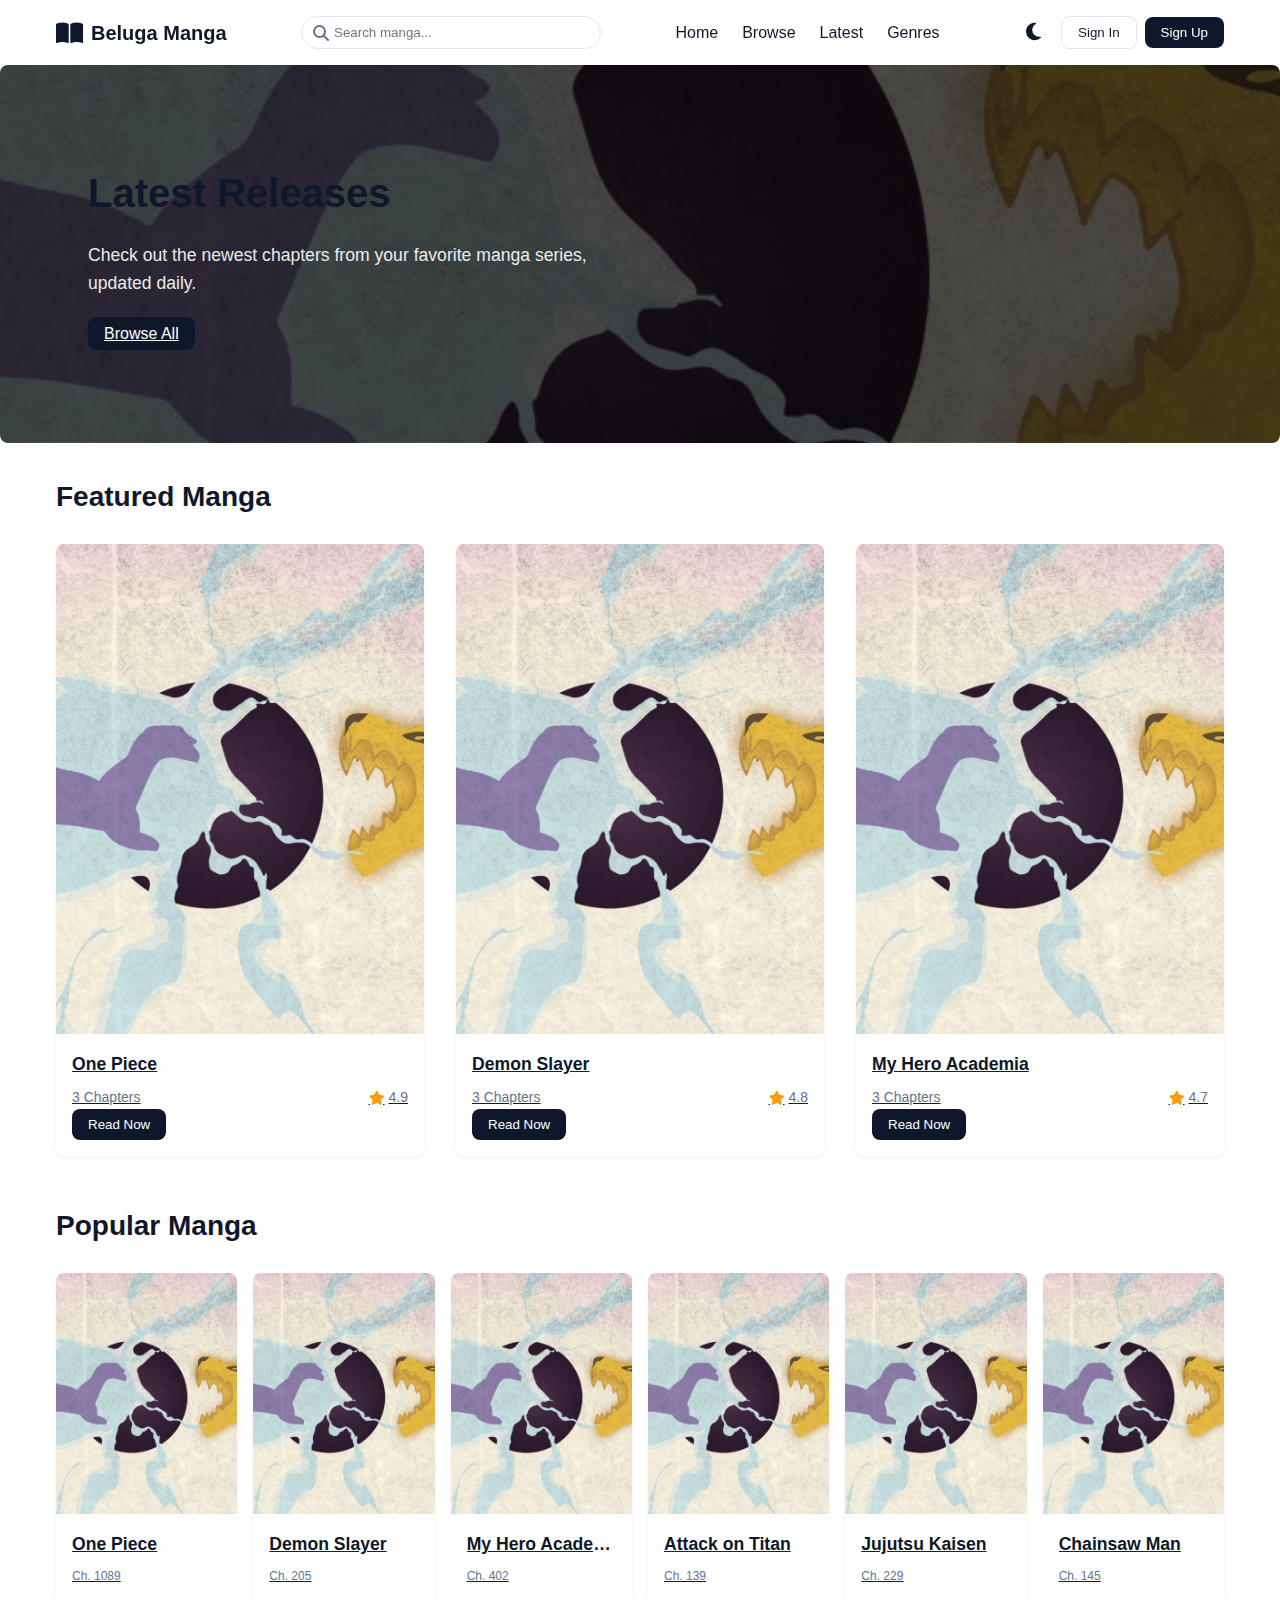
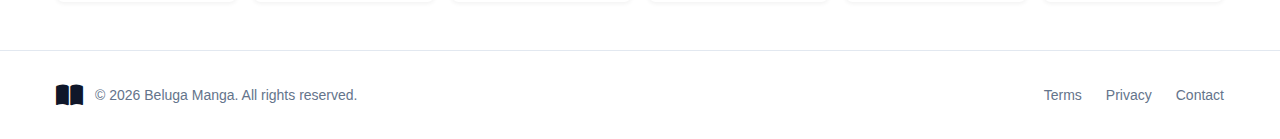
<file: index.html>
<!-- index.html -->
<!DOCTYPE html>
<html lang="en">
<head>
    <meta charset="UTF-8">
    <meta name="viewport" content="width=device-width, initial-scale=1.0">
    <title>Beluga Manga - Read Manga Online</title>
    <link rel="icon" href="img/favicon.png" type="image/png">
    <link rel="icon" href="img/favicon.ico" sizes="32x32">
    <link rel="icon" href="img/favicon.svg" type="image/svg+xml">
    <link rel="apple-touch-icon" href="img/apple-touch-icon.png"><!-- 180×180 -->
    <link rel="stylesheet" href="css/style.css">
    <link rel="stylesheet" href="https://cdnjs.cloudflare.com/ajax/libs/font-awesome/6.4.0/css/all.min.css">
</head>
<body>
    <header>
        <div class="container">
            <div class="navbar">
                <div class="logo">
                    <a href="index.html">
                        <i class="fas fa-book-open"></i>
                        <span>Beluga Manga</span>
                    </a>
                </div>
                <div class="search-bar">
                    <i class="fas fa-search"></i>
                    <input type="search" placeholder="Search manga...">
                </div>
                <nav>
                    <ul class="nav-links">
                        <li><a href="index.html" class="active">Home</a></li>
                        <li><a href="browse.html">Browse</a></li>
                        <li><a href="#">Latest</a></li>
                        <li><a href="#">Genres</a></li>
                    </ul>
                </nav>
                <div class="actions">
                    <button class="theme-toggle" id="theme-toggle">
                        <i class="fas fa-moon"></i>
                    </button>
                    <button class="btn-outline">Sign In</button>
                    <button class="btn-primary">Sign Up</button>
                    <button class="mobile-menu-toggle" id="mobile-menu-toggle">
                        <i class="fas fa-bars"></i>
                    </button>
                </div>
            </div>
        </div>
    </header>

    <div class="mobile-menu" id="mobile-menu">
        <nav>
            <ul>
                <li><a href="index.html">Home</a></li>
                <li><a href="browse.html">Browse</a></li>
                <li><a href="#">Latest</a></li>
                <li><a href="#">Genres</a></li>
            </ul>
            <div class="mobile-actions">
                <button class="btn-outline">Sign In</button>
                <button class="btn-primary">Sign Up</button>
            </div>
        </nav>
    </div>

    <main>
        <section class="hero">
            <div class="container">
                <div class="hero-content">
                    <h2>Latest Releases</h2>
                    <p>Check out the newest chapters from your favorite manga series, updated daily.</p>
                    <a href="browse.html" class="btn-primary">Browse All</a>
                </div>
            </div>
        </section>

        <section class="featured-manga">
            <div class="container">
                <h2>Featured Manga</h2>
                <div class="manga-grid" id="featured-manga-grid">
                    <!-- Featured manga will be injected here via JavaScript -->
                </div>
            </div>
        </section>

        <section class="popular-manga">
            <div class="container">
                <h2>Popular Manga</h2>
                <div class="manga-list" id="popular-manga-list">
                    <!-- Popular manga will be injected here via JavaScript -->
                </div>
            </div>
        </section>
    </main>

    <footer>
        <div class="container">
            <div class="footer-content">
                <div class="footer-logo">
                    <i class="fas fa-book-open"></i>
                    <p>&copy; <span id="current-year"></span> Beluga Manga. All rights reserved.</p>
                </div>
                <div class="footer-links">
                    <a href="#">Terms</a>
                    <a href="#">Privacy</a>
                    <a href="#">Contact</a>
                </div>
            </div>
        </div>
    </footer>

    <script src="js/manga-data.js"></script>
    <script src="js/theme.js"></script>
    <script src="js/main.js"></script>
</body>
</html>
</file>
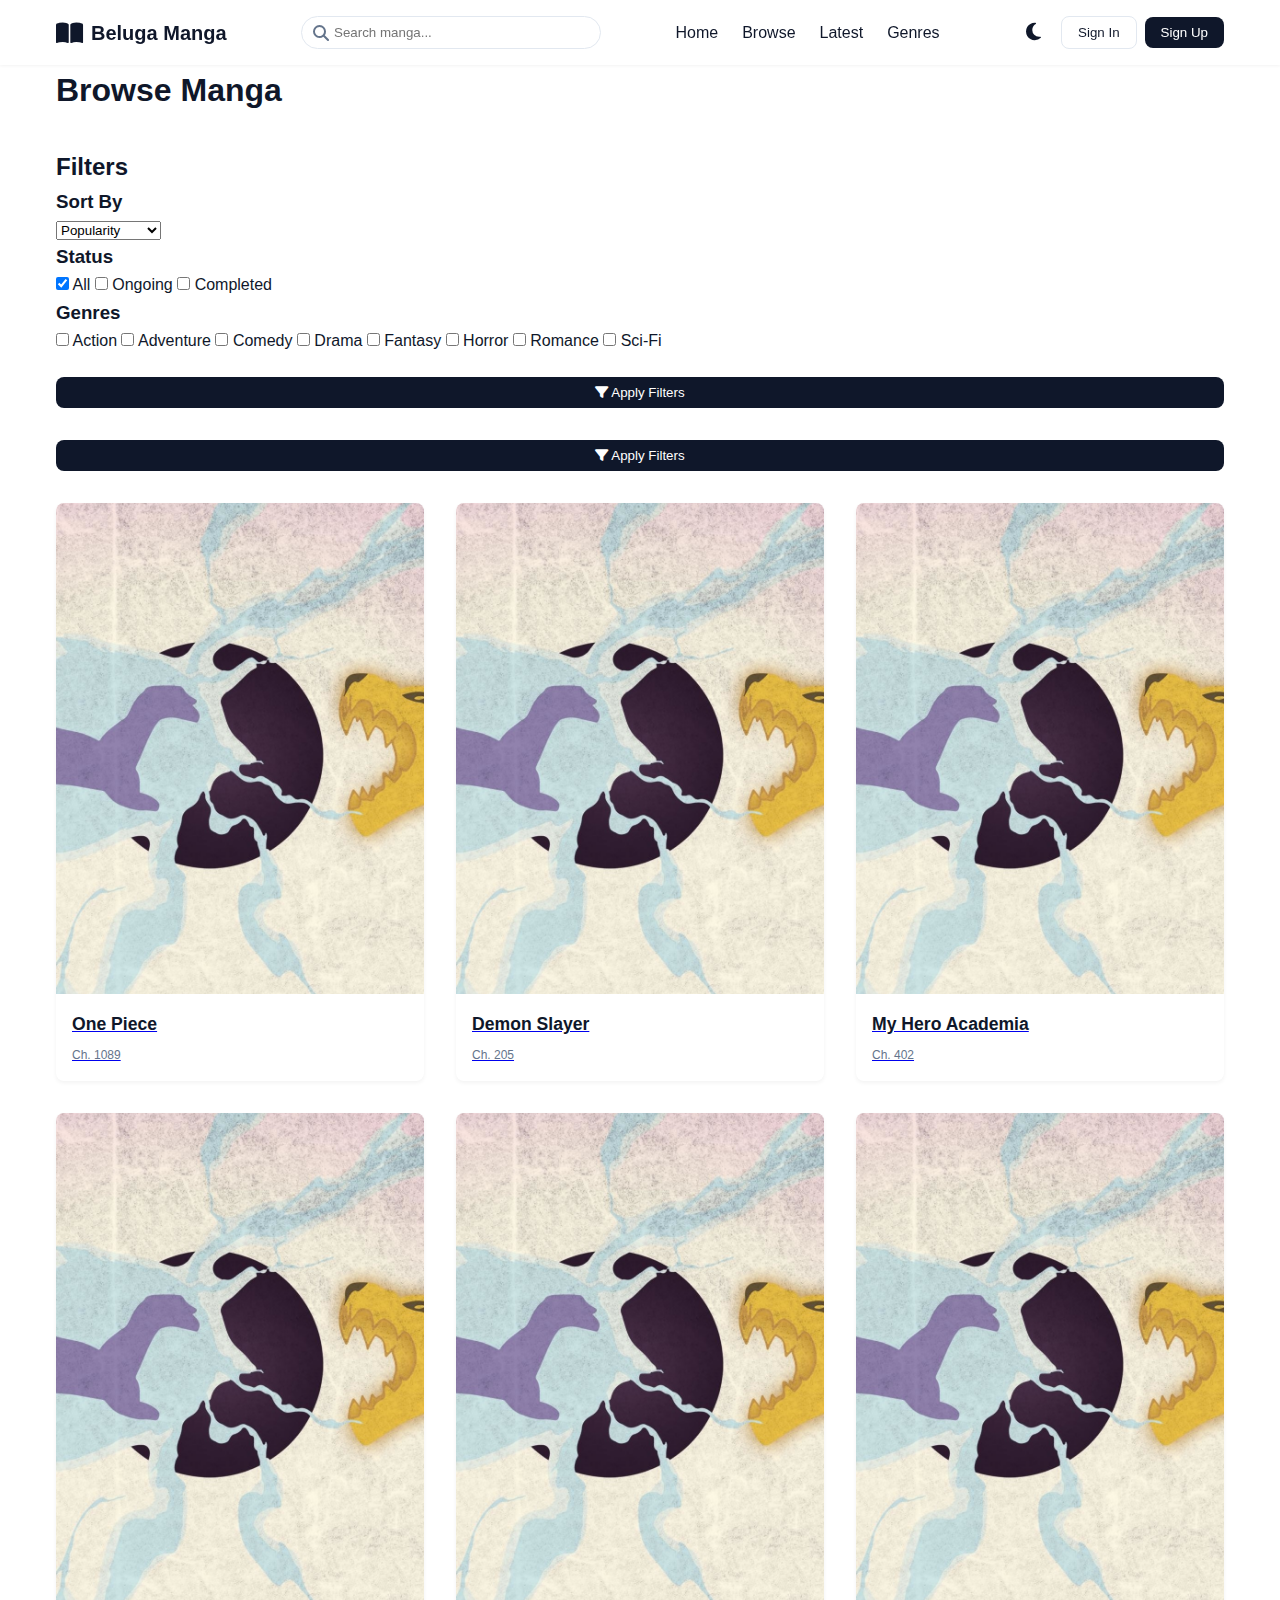
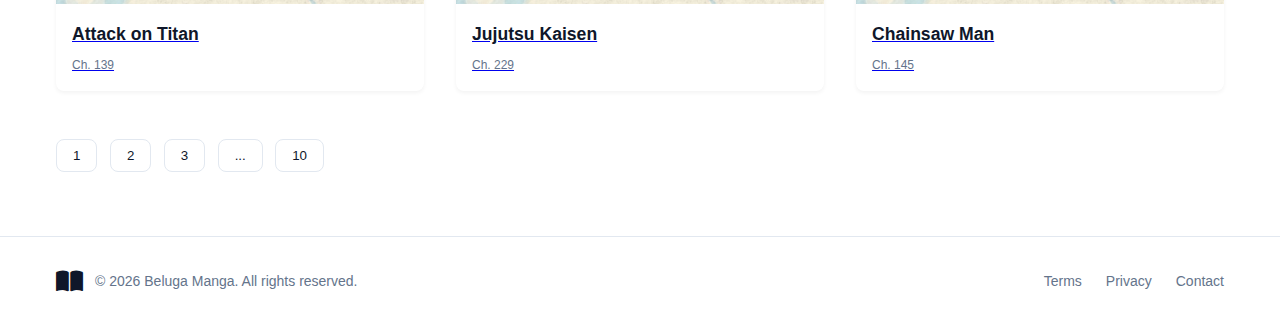
<file: browse.html>
<!-- browse.html -->
<!DOCTYPE html>
<html lang="en">
<head>
    <meta charset="UTF-8">
    <meta name="viewport" content="width=device-width, initial-scale=1.0">
    <title>Browse Manga - Beluga Manga</title>
    <link rel="icon" href="img/favicon.png" type="image/png">
    <link rel="icon" href="img/favicon.ico" sizes="32x32">
    <link rel="icon" href="img/favicon.svg" type="image/svg+xml">
    <link rel="apple-touch-icon" href="img/apple-touch-icon.png"><!-- 180×180 -->
    <link rel="stylesheet" href="css/style.css">
    <link rel="stylesheet" href="https://cdnjs.cloudflare.com/ajax/libs/font-awesome/6.4.0/css/all.min.css">
</head>
<body>
    <header>
        <div class="container">
            <div class="navbar">
                <div class="logo">
                    <a href="index.html">
                        <i class="fas fa-book-open"></i>
                        <span>Beluga Manga</span>
                    </a>
                </div>
                <div class="search-bar">
                    <i class="fas fa-search"></i>
                    <input type="search" placeholder="Search manga...">
                </div>
                <nav>
                    <ul class="nav-links">
                        <li><a href="index.html">Home</a></li>
                        <li><a href="browse.html" class="active">Browse</a></li>
                        <li><a href="#">Latest</a></li>
                        <li><a href="#">Genres</a></li>
                    </ul>
                </nav>
                <div class="actions">
                    <button class="theme-toggle" id="theme-toggle">
                        <i class="fas fa-moon"></i>
                    </button>
                    <button class="btn-outline">Sign In</button>
                    <button class="btn-primary">Sign Up</button>
                    <button class="mobile-menu-toggle" id="mobile-menu-toggle">
                        <i class="fas fa-bars"></i>
                    </button>
                </div>
            </div>
        </div>
    </header>

    <div class="mobile-menu" id="mobile-menu">
        <nav>
            <ul>
                <li><a href="index.html">Home</a></li>
                <li><a href="browse.html">Browse</a></li>
                <li><a href="#">Latest</a></li>
                <li><a href="#">Genres</a></li>
            </ul>
            <div class="mobile-actions">
                <button class="btn-outline">Sign In</button>
                <button class="btn-primary">Sign Up</button>
            </div>
        </nav>
    </div>

    <main>
        <div class="container">
            <div class="browse-container">
                <h1 class="browse-title">Browse Manga</h1>
                
                <div class="browse-layout">
                    <div class="browse-sidebar">
                         <div class="filter-card filter-controls">
                            <h2>Filters</h2>
                            
                            <div class="filter-section">
                                <h3>Sort By</h3>
                                <select class="filter-select">
                                    <option value="popularity">Popularity</option>
                                    <option value="latest">Latest Update</option>
                                    <option value="rating">Rating</option>
                                    <option value="alphabetical">A-Z</option>
                                </select>
                            </div>
                            
                            <div class="filter-section">
                                <h3>Status</h3>
                                <div class="filter-checkboxes">
                                    <label class="filter-checkbox">
                                        <input type="checkbox" checked> All
                                    </label>
                                    <label class="filter-checkbox">
                                        <input type="checkbox"> Ongoing
                                    </label>
                                    <label class="filter-checkbox">
                                        <input type="checkbox"> Completed
                                    </label>
                                </div>
                            </div>
                            
                            <div class="filter-section">
                                <h3>Genres</h3>
                                <div class="filter-checkboxes genres-grid">
                                    <label class="filter-checkbox">
                                        <input type="checkbox"> Action
                                    </label>
                                    <label class="filter-checkbox">
                                        <input type="checkbox"> Adventure
                                    </label>
                                    <label class="filter-checkbox">
                                        <input type="checkbox"> Comedy
                                    </label>
                                    <label class="filter-checkbox">
                                        <input type="checkbox"> Drama
                                    </label>
                                    <label class="filter-checkbox">
                                        <input type="checkbox"> Fantasy
                                    </label>
                                    <label class="filter-checkbox">
                                        <input type="checkbox"> Horror
                                    </label>
                                    <label class="filter-checkbox">
                                        <input type="checkbox"> Romance
                                    </label>
                                    <label class="filter-checkbox">
                                        <input type="checkbox"> Sci-Fi
                                    </label>
                                </div>
                            </div>

                            <div class="filter-button">
                                <button class="btn-primary btn-block filter-apply-btn">
                                    <i class="fas fa-filter"></i> Apply Filters
                                </button>
                            </div>

                            <button class="btn-primary btn-block filter-apply-btn">
                                <i class="fas fa-filter"></i> Apply Filters
                            </button>
                        </div>
                    </div>
                    
                    <div class="browse-content">
                        <div class="manga-grid browse-grid" id="browse-manga-list">
                            <!-- Manga cards will be loaded here -->
                        </div>
                        
                        <div class="pagination-container">
                            <div class="pagination">
                                <button class="btn-outline pagination-btn active">1</button>
                                <button class="btn-outline pagination-btn">2</button>
                                <button class="btn-outline pagination-btn">3</button>
                                <button class="btn-outline pagination-btn">...</button>
                                <button class="btn-outline pagination-btn">10</button>
                            </div>
                        </div>
                    </div>
                </div>
            </div>
        </div>
    </main>

    <footer>
        <div class="container">
            <div class="footer-content">
                <div class="footer-logo">
                    <i class="fas fa-book-open"></i>
                    <p>&copy; <span id="current-year"></span> Beluga Manga. All rights reserved.</p>
                </div>
                <div class="footer-links">
                    <a href="#">Terms</a>
                    <a href="#">Privacy</a>
                    <a href="#">Contact</a>
                </div>
            </div>
        </div>
    </footer>

    <script src="js/manga-data.js"></script>
    <script src="js/theme.js"></script>
    <script src="js/main.js"></script>
</body>
</html>
</file>
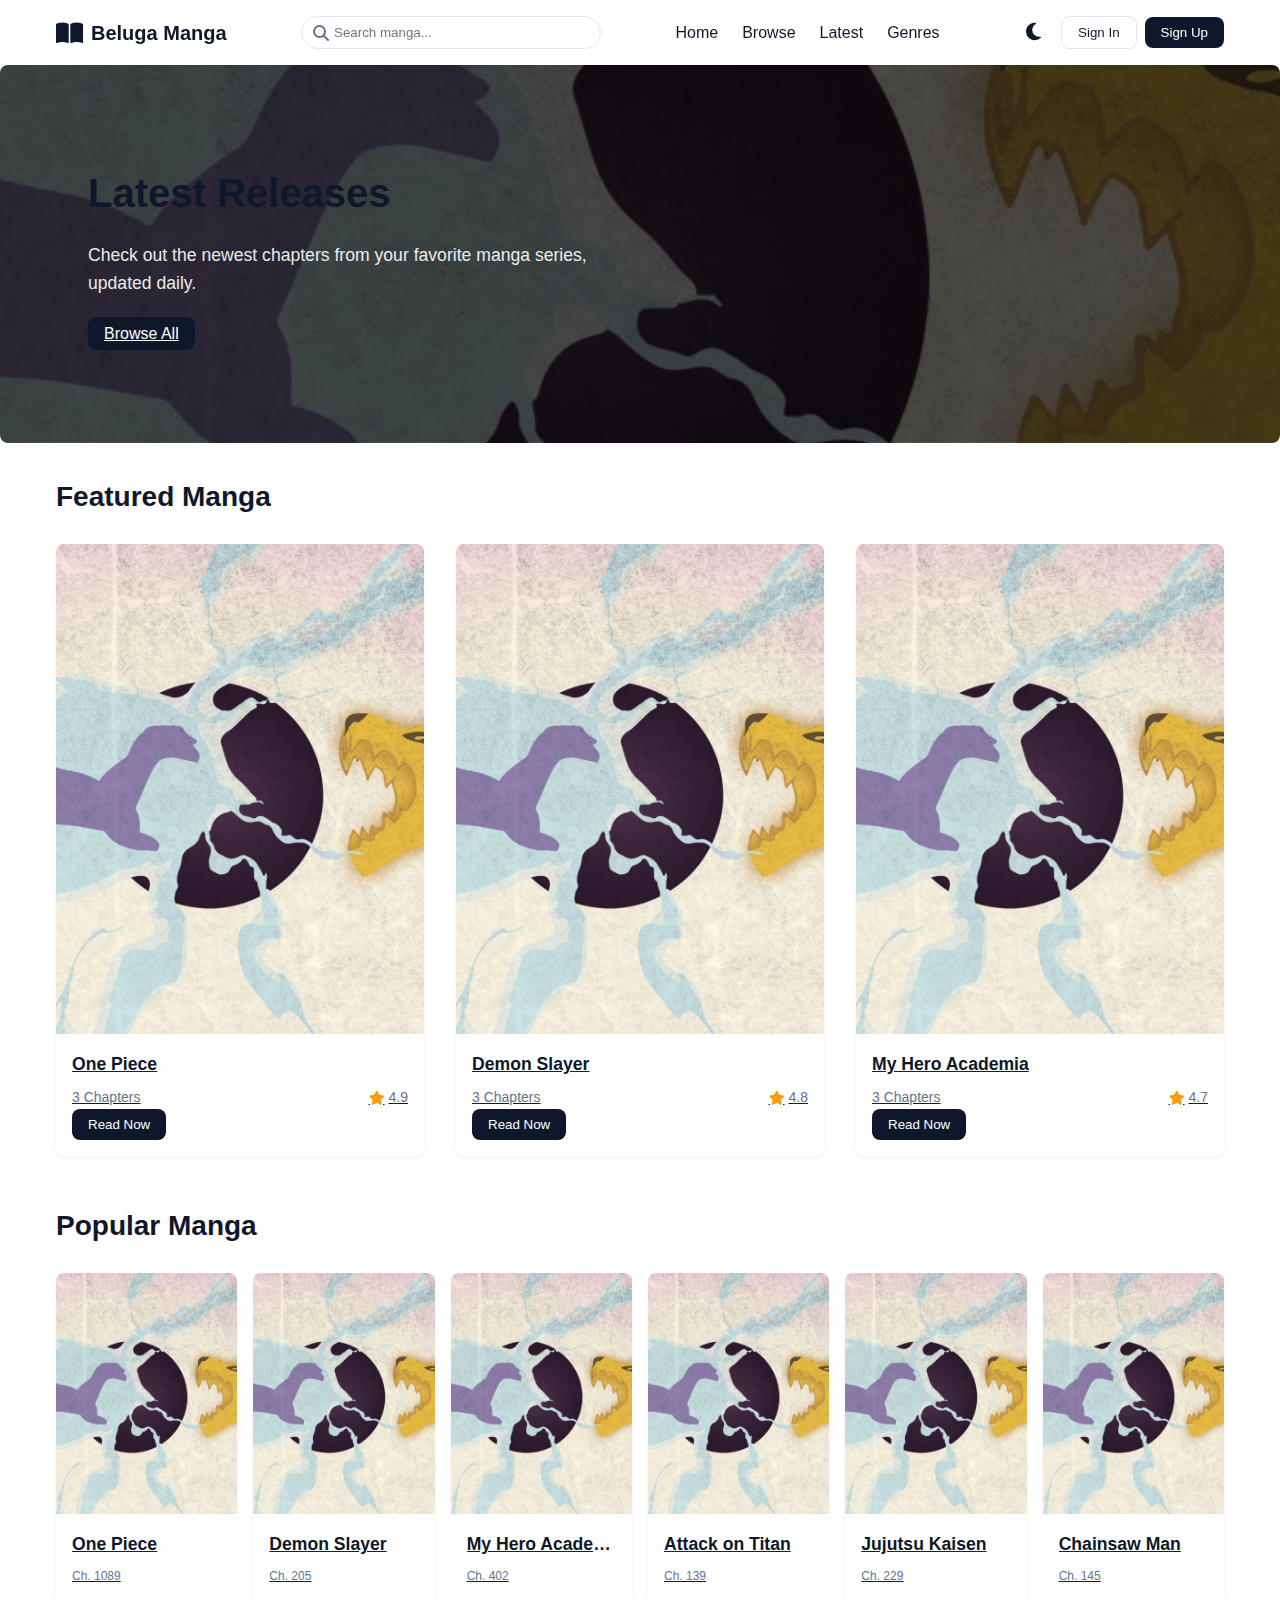
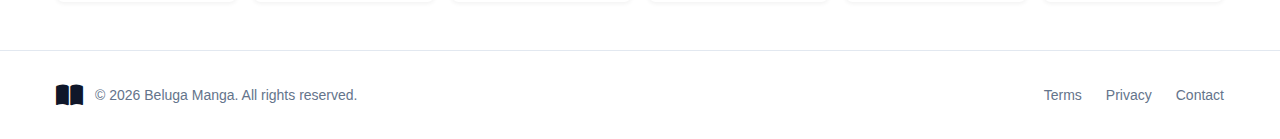
<file: manga.html>
<!-- manga.html -->
<!DOCTYPE html>
<html lang="en">
<head>
    <meta charset="UTF-8">
    <meta name="viewport" Beluga Manga="width=device-width, initial-scale=1.0">
    <title>Manga Detail - Beluga Manga</title>
    <link rel="icon" href="img/favicon.png" type="image/png">
    <link rel="icon" href="img/favicon.ico" sizes="32x32">
    <link rel="icon" href="img/favicon.svg" type="image/svg+xml">
    <link rel="apple-touch-icon" href="img/apple-touch-icon.png"><!-- 180×180 -->
    <link rel="stylesheet" href="css/style.css">
    <link rel="stylesheet" href="https://cdnjs.cloudflare.com/ajax/libs/font-awesome/6.4.0/css/all.min.css">
</head>
<body>
    <header>
        <div class="container">
            <div class="navbar">
                <div class="logo">
                    <a href="index.html">
                        <i class="fas fa-book-open"></i>
                        <span>Beluga Manga</span>
                    </a>
                </div>
                <div class="search-bar">
                    <i class="fas fa-search"></i>
                    <input type="search" placeholder="Search manga...">
                </div>
                <nav>
                    <ul class="nav-links">
                        <li><a href="index.html">Home</a></li>
                        <li><a href="browse.html">Browse</a></li>
                        <li><a href="#">Latest</a></li>
                        <li><a href="#">Genres</a></li>
                    </ul>
                </nav>
                <div class="actions">
                    <button class="theme-toggle" id="theme-toggle">
                        <i class="fas fa-moon"></i>
                    </button>
                    <button class="btn-outline">Sign In</button>
                    <button class="btn-primary">Sign Up</button>
                    <button class="mobile-menu-toggle" id="mobile-menu-toggle">
                        <i class="fas fa-bars"></i>
                    </button>
                </div>
            </div>
        </div>
    </header>

    <div class="mobile-menu" id="mobile-menu">
        <nav>
            <ul>
                <li><a href="index.html">Home</a></li>
                <li><a href="browse.html">Browse</a></li>
                <li><a href="#">Latest</a></li>
                <li><a href="#">Genres</a></li>
            </ul>
            <div class="mobile-actions">
                <button class="btn-outline">Sign In</button>
                <button class="btn-primary">Sign Up</button>
            </div>
        </nav>
    </div>

    <main>
        <div class="container">
            <div class="manga-detail-container" id="manga-detail-container">
                <div class="manga-detail-grid">
                    <div class="manga-sidebar">
                        <div class="manga-cover-container">
                            <img id="manga-cover" src="img/placeholder.jpg" alt="Manga Cover">
                        </div>
                        <div class="manga-actions">
                            <a id="read-first-chapter" href="#" class="btn-primary btn-block">
                                <i class="fas fa-book-open"></i> Read First Chapter
                            </a>
                            <button class="btn-outline btn-block">
                                <i class="fas fa-heart"></i> Add to Favorites
                            </button>
                        </div>
                    </div>
                    
                    <div class="manga-content">
                        <h1 id="manga-title" class="manga-detail-title">Manga Title</h1>
                        
                        <div class="manga-genres" id="manga-genres">
                            <!-- Genres will be added here -->
                        </div>
                        
                        <div class="manga-stats-grid">
                            <div class="manga-stat">
                                <span class="stat-label">Status</span>
                                <span id="manga-status" class="stat-value">Ongoing</span>
                            </div>
                            <div class="manga-stat">
                                <span class="stat-label">Author</span>
                                <span id="manga-author" class="stat-value">Author Name</span>
                            </div>
                            <div class="manga-stat">
                                <span class="stat-label">Year</span>
                                <span id="manga-year" class="stat-value">2023</span>
                            </div>
                        </div>
                        
                        <div class="manga-ratings">
                            <div class="rating-item">
                                <i class="fas fa-star"></i>
                                <span id="manga-rating">4.9</span>
                            </div>
                            <div class="rating-item">
                                <i class="fas fa-eye"></i>
                                <span id="manga-views">10.2M</span>
                            </div>
                            <div class="rating-item">
                                <i class="fas fa-heart"></i>
                                <span id="manga-followers">5.3M</span>
                            </div>
                        </div>
                        
                        <div class="manga-description-container">
                            <h2>Synopsis</h2>
                            <p id="manga-description" class="manga-description">
                                Loading manga description...
                            </p>
                        </div>
                        
                        <div class="manga-chapters-container">
                            <h2>Chapters</h2>
                            <div id="manga-chapters" class="manga-chapters">
                                <!-- Chapters will be added here -->
                            </div>
                        </div>
                    </div>
                </div>
            </div>
        </div>
    </main>

    <footer>
        <div class="container">
            <div class="footer-content">
                <div class="footer-logo">
                    <i class="fas fa-book-open"></i>
                    <p>&copy; <span id="current-year"></span> Beluga Manga. All rights reserved.</p>
                </div>
                <div class="footer-links">
                    <a href="#">Terms</a>
                    <a href="#">Privacy</a>
                    <a href="#">Contact</a>
                </div>
            </div>
        </div>
    </footer>

    <script src="js/manga-data.js"></script>
    <script src="js/theme.js"></script>
    <script src="js/main.js"></script>
</body>
</html>
</file>
<file: css/style.css>
/* css/style.css */
:root {
  --background: #ffffff;
  --text: #0f172a;
  --text-muted: #64748b;
  --primary: #0f172a;
  --primary-hover: #1e293b;
  --primary-foreground: #ffffff;
  --secondary: #f1f5f9;
  --secondary-hover: #e2e8f0;
  --secondary-foreground: #1e293b;
  --card: #ffffff;
  --card-foreground: #0f172a;
  --muted: #f1f5f9;
  --border: #e2e8f0;
  --accent: #f1f5f9;
  --accent-foreground: #1e293b;
  --shadow: rgba(0, 0, 0, 0.05);
  --radius: 0.5rem;
  --transition: 0.3s ease;
}

.dark-theme {
  --background: #0f172a;
  --text: #f8fafc;
  --text-muted: #94a3b8;
  --primary: #e2e8f0;
  --primary-hover: #f1f5f9;
  --primary-foreground: #0f172a;
  --secondary: #1e293b;
  --secondary-hover: #334155;
  --secondary-foreground: #f8fafc;
  --card: #1e293b;
  --card-foreground: #f8fafc;
  --muted: #1e293b;
  --border: #334155;
  --accent: #334155;
  --accent-foreground: #f8fafc;
  --shadow: rgba(0, 0, 0, 0.3);
}

* {
  margin: 0;
  padding: 0;
  box-sizing: border-box;
}

body {
  font-family: -apple-system, BlinkMacSystemFont, "Segoe UI", Roboto, Helvetica, Arial, sans-serif;
  background-color: var(--background);
  color: var(--text);
  line-height: 1.6;
  transition: background-color var(--transition), color var(--transition);
}

.container {
  width: 100%;
  max-width: 1200px;
  margin: 0 auto;
  padding: 0 1rem;
}

/* Header and Navigation */
header {
  background-color: var(--background);
  box-shadow: 0 1px 3px var(--shadow);
  position: sticky;
  top: 0;
  z-index: 100;
  transition: background-color var(--transition);
}

.navbar {
  display: flex;
  align-items: center;
  justify-content: space-between;
  padding: 1rem 0;
  flex-wrap: wrap;
}

.logo a {
  display: flex;
  align-items: center;
  color: var(--text);
  text-decoration: none;
  font-weight: bold;
  font-size: 1.25rem;
}

.logo i {
  margin-right: 0.5rem;
  font-size: 1.5rem;
}

.search-bar {
  position: relative;
  max-width: 300px;
  flex-grow: 1;
  margin: 0 1rem;
}

.search-bar input {
  width: 100%;
  padding: 0.5rem 0.5rem 0.5rem 2rem;
  border-radius: 9999px;
  border: 1px solid var(--border);
  background-color: var(--background);
  color: var(--text);
  outline: none;
  transition: border-color var(--transition);
}

.search-bar i {
  position: absolute;
  left: 0.75rem;
  top: 50%;
  transform: translateY(-50%);
  color: var(--text-muted);
  pointer-events: none;
}

.search-bar input:focus {
  border-color: var(--primary);
}

.nav-links {
  display: flex;
  list-style: none;
}

.nav-links li {
  margin-right: 1.5rem;
}

.nav-links a {
  color: var(--text);
  text-decoration: none;
  font-weight: 500;
  transition: color var(--transition);
  padding: 0.5rem 0;
}

.nav-links a:hover,
.nav-links a.active {
  color: var(--primary);
}

.actions {
  display: flex;
  align-items: center;
}

.theme-toggle {
  background: none;
  border: none;
  color: var(--text);
  cursor: pointer;
  font-size: 1.25rem;
  margin-right: 1rem;
  padding: 0.25rem;
}

.btn-primary, .btn-outline {
  padding: 0.5rem 1rem;
  border-radius: var(--radius);
  font-weight: 500;
  cursor: pointer;
  transition: all var(--transition);
  border: none;
}

.btn-primary {
  background-color: var(--primary);
  color: var(--primary-foreground);
}

.btn-primary:hover {
  background-color: var(--primary-hover);
}

.btn-outline {
  background-color: transparent;
  color: var(--text);
  border: 1px solid var(--border);
  margin-right: 0.5rem;
}

.btn-outline:hover {
  background-color: var(--secondary);
}

.mobile-menu-toggle {
  display: none;
  background: none;
  border: none;
  color: var(--text);
  font-size: 1.5rem;
  cursor: pointer;
}

.mobile-menu {
  display: none;
  position: fixed;
  top: 0;
  left: -100%;
  width: 80%;
  max-width: 300px;
  height: 100vh;
  background-color: var(--card);
  box-shadow: 0 0 10px var(--shadow);
  z-index: 1000;
  transition: left 0.3s ease;
}

.mobile-menu.active {
  left: 0;
}

.mobile-menu ul {
  list-style: none;
  padding: 2rem 1rem;
}

.mobile-menu li {
  margin-bottom: 1rem;
}

.mobile-menu a {
  color: var(--text);
  text-decoration: none;
  font-size: 1.25rem;
  font-weight: 500;
  display: block;
  padding: 0.5rem 0;
}

.mobile-actions {
  padding: 0 1rem 2rem;
  display: flex;
  flex-direction: column;
}

.mobile-actions button {
  margin-bottom: 0.5rem;
}

/* Hero Section */
.hero {
  background: linear-gradient(rgba(0, 0, 0, 0.7), rgba(0, 0, 0, 0.7)), url('../img/placeholder.jpg');
  background-size: cover;
  background-position: center;
  color: white;
  padding: 4rem 0;
  margin-bottom: 2rem;
  border-radius: var(--radius);
  overflow: hidden;
}

.hero-content {
  max-width: 600px;
  padding: 2rem;
}

.hero h2 {
  font-size: 2.5rem;
  margin-bottom: 1rem;
}

.hero p {
  font-size: 1.1rem;
  margin-bottom: 1.5rem;
  opacity: 0.9;
}

/* Manga Grid and Lists */
section {
  margin-bottom: 3rem;
}

section h2 {
  margin-bottom: 1.5rem;
  font-size: 1.75rem;
  color: var(--text);
}

.manga-grid {
  display: grid;
  grid-template-columns: repeat(3, 1fr);
  gap: 1.5rem;
}

.manga-list {
  display: grid;
  grid-template-columns: repeat(6, 1fr);
  gap: 1rem;
}

.manga-card {
  background-color: var(--card);
  border-radius: var(--radius);
  overflow: hidden;
  box-shadow: 0 2px 4px var(--shadow);
  transition: transform var(--transition), box-shadow var(--transition);
}

.manga-card:hover {
  transform: translateY(-5px);
  box-shadow: 0 5px 15px var(--shadow);
}

.manga-cover {
  position: relative;
  aspect-ratio: 3/4;
  overflow: hidden;
}

.manga-cover img {
  width: 100%;
  height: 100%;
  object-fit: cover;
  transition: transform var(--transition);
}

.manga-card:hover .manga-cover img {
  transform: scale(1.05);
}

.manga-info {
  padding: 1rem;
}

.manga-card h3 {
  font-size: 1.1rem;
  margin-bottom: 0.5rem;
  color: var(--text);
  white-space: nowrap;
  overflow: hidden;
  text-overflow: ellipsis;
}

.manga-meta {
  display: flex;
  justify-content: space-between;
  font-size: 0.875rem;
  color: var(--text-muted);
}

.rating {
  display: flex;
  align-items: center;
}

.rating i {
  color: #f59e0b;
  margin-right: 0.25rem;
}

.manga-info-small {
  font-size: 0.75rem;
  color: var(--text-muted);
}

/* Footer */
footer {
  background-color: var(--card);
  padding: 2rem 0;
  border-top: 1px solid var(--border);
  margin-top: 2rem;
}

.footer-content {
  display: flex;
  justify-content: space-between;
  align-items: center;
}

.footer-logo {
  display: flex;
  align-items: center;
}

.footer-logo i {
  font-size: 1.5rem;
  margin-right: 0.75rem;
  color: var(--text);
}

.footer-logo p {
  color: var(--text-muted);
  font-size: 0.875rem;
}

.footer-links {
  display: flex;
}

.footer-links a {
  color: var(--text-muted);
  margin-left: 1.5rem;
  text-decoration: none;
  font-size: 0.875rem;
  transition: color var(--transition);
}

.footer-links a:hover {
  color: var(--text);
  text-decoration: underline;
}

/* Responsive Styles */
@media (max-width: 1024px) {
  .manga-grid {
    grid-template-columns: repeat(2, 1fr);
  }
  
  .manga-list {
    grid-template-columns: repeat(4, 1fr);
  }
}

@media (max-width: 768px) {
  .navbar {
    justify-content: space-between;
  }
  
  .search-bar {
    order: 3;
    width: 100%;
    margin: 1rem 0 0;
    max-width: none;
  }
  
  .nav-links {
    display: none;
  }
  
  .actions .btn-outline,
  .actions .btn-primary {
    display: none;
  }
  
  .mobile-menu-toggle {
    display: block;
  }
  
  .manga-list {
    grid-template-columns: repeat(3, 1fr);
  }
}

@media (max-width: 480px) {
  .manga-grid {
    grid-template-columns: 1fr;
  }
  
  .manga-list {
    grid-template-columns: repeat(2, 1fr);
  }
  
  .hero h2 {
    font-size: 2rem;
  }
  
  .footer-content {
    flex-direction: column;
    text-align: center;
    gap: 1rem;
  }
  
  .footer-links {
    justify-content: center;
  }
  
  .footer-links a {
    margin: 0 0.75rem;
  }
}







/* Manga detail page styles */
.manga-detail-grid {
    display: grid;
    grid-template-columns: 1fr 3fr;
    gap: 2rem;
    margin: 2rem 0;
}

.manga-sidebar {
    position: sticky;
    top: 5rem;
    align-self: start;
}

.manga-cover-container {
    border-radius: var(--radius);
    overflow: hidden;
    margin-bottom: 1rem;
    box-shadow: 0 4px 8px var(--shadow);
}

.manga-cover-container img {
    width: 100%;
    height: auto;
    display: block;
}

.manga-actions {
    display: flex;
    flex-direction: column;
    gap: 0.75rem;
}

.btn-block {
    display: block;
    width: 100%;
    text-align: center;
    text-decoration: none;
}

.manga-detail-title {
    font-size: 2.25rem;
    margin-bottom: 1rem;
    color: var(--text);
}

.manga-genres {
    display: flex;
    flex-wrap: wrap;
    gap: 0.5rem;
    margin-bottom: 1.5rem;
}

.genre-badge {
    background-color: var(--secondary);
    color: var(--secondary-foreground);
    padding: 0.25rem 0.75rem;
    border-radius: 9999px;
    font-size: 0.875rem;
    font-weight: 500;
}

.manga-stats-grid {
    display: grid;
    grid-template-columns: repeat(3, 1fr);
    gap: 1rem;
    margin-bottom: 1.5rem;
}

.manga-stat {
    display: flex;
    flex-direction: column;
}

.stat-label {
    font-size: 0.875rem;
    color: var(--text-muted);
}

.stat-value {
    font-weight: 500;
}

.manga-ratings {
    display: flex;
    gap: 1.5rem;
    margin-bottom: 1.5rem;
}

.rating-item {
    display: flex;
    align-items: center;
    gap: 0.5rem;
}

.rating-item i {
    color: var(--text-muted);
}

.manga-description-container {
    margin-bottom: 2rem;
}

.manga-description-container h2 {
    font-size: 1.5rem;
    margin-bottom: 0.75rem;
}

.manga-description {
    color: var(--text-muted);
    line-height: 1.7;
}

.manga-chapters-container h2 {
    font-size: 1.5rem;
    margin-bottom: 1rem;
}

.manga-chapters {
    border: 1px solid var(--border);
    border-radius: var(--radius);
    overflow: hidden;
}

.chapter-item {
    border-bottom: 1px solid var(--border);
}

.chapter-item:last-child {
    border-bottom: none;
}

.chapter-link {
    display: flex;
    justify-content: space-between;
    padding: 1rem;
    color: var(--text);
    text-decoration: none;
    transition: background-color var(--transition);
}

.chapter-link:hover {
    background-color: var(--secondary);
}

.chapter-info {
    display: flex;
    flex-direction: column;
}

.chapter-number {
    font-weight: 500;
}

.chapter-title {
    font-size: 0.875rem;
    color: var(--text-muted);
}

.chapter-meta {
    display: flex;
    flex-direction: column;
    align-items: flex-end;
}

.chapter-date {
    font-size: 0.875rem;
    color: var(--text-muted);
}

.chapter-views {
    font-size: 0.875rem;
    color: var(--text-muted);
}

@media (max-width: 768px) {
    .manga-detail-grid {
        grid-template-columns: 1fr;
    }
    
    .manga-sidebar {
        position: static;
        margin-bottom: 2rem;
    }
    
    .manga-cover-container {
        max-width: 250px;
        margin: 0 auto 1rem;
    }
    
    .manga-detail-title {
        font-size: 1.75rem;
    }
    
    .manga-stats-grid {
        grid-template-columns: repeat(2, 1fr);
    }
}



/* Improve spacing around filter button */
.filter-controls {
    margin: 2rem 0;  /* Add vertical space around the entire filter section */
}

.filter-button {
    margin-top: 1.5rem;  /* Space above the button */
    margin-bottom: 2rem; /* Increased space below the button before manga cards */
}

/* Add space between manga cards and pagination */
.pagination-container {
    margin-top: 3rem;    /* Increase space between cards and pagination */
    padding-bottom: 2rem; /* Add padding at bottom of page */
}

/* Space out the manga cards grid */
.manga-grid {
    gap: 2rem;  /* Increase gap between manga cards */
    margin-bottom: 2rem; /* Add space after the manga grid */
}
</file>
